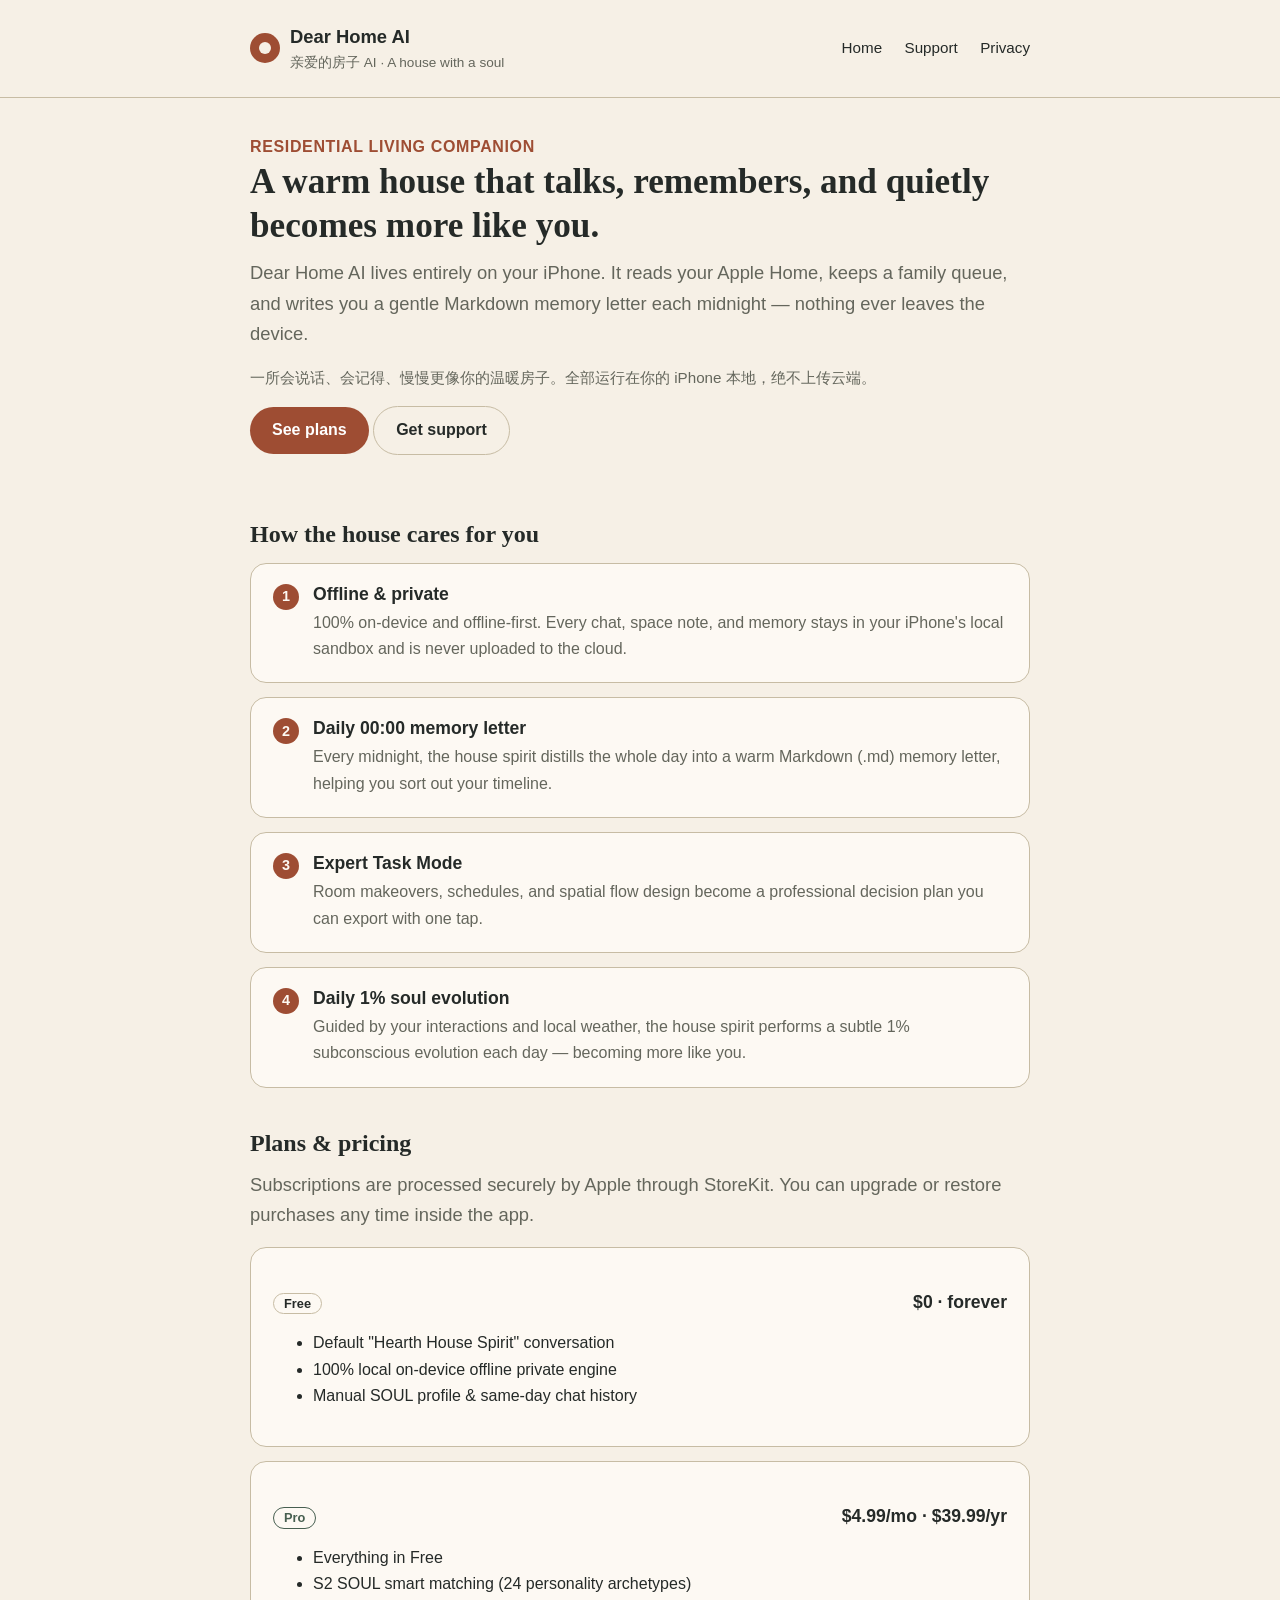
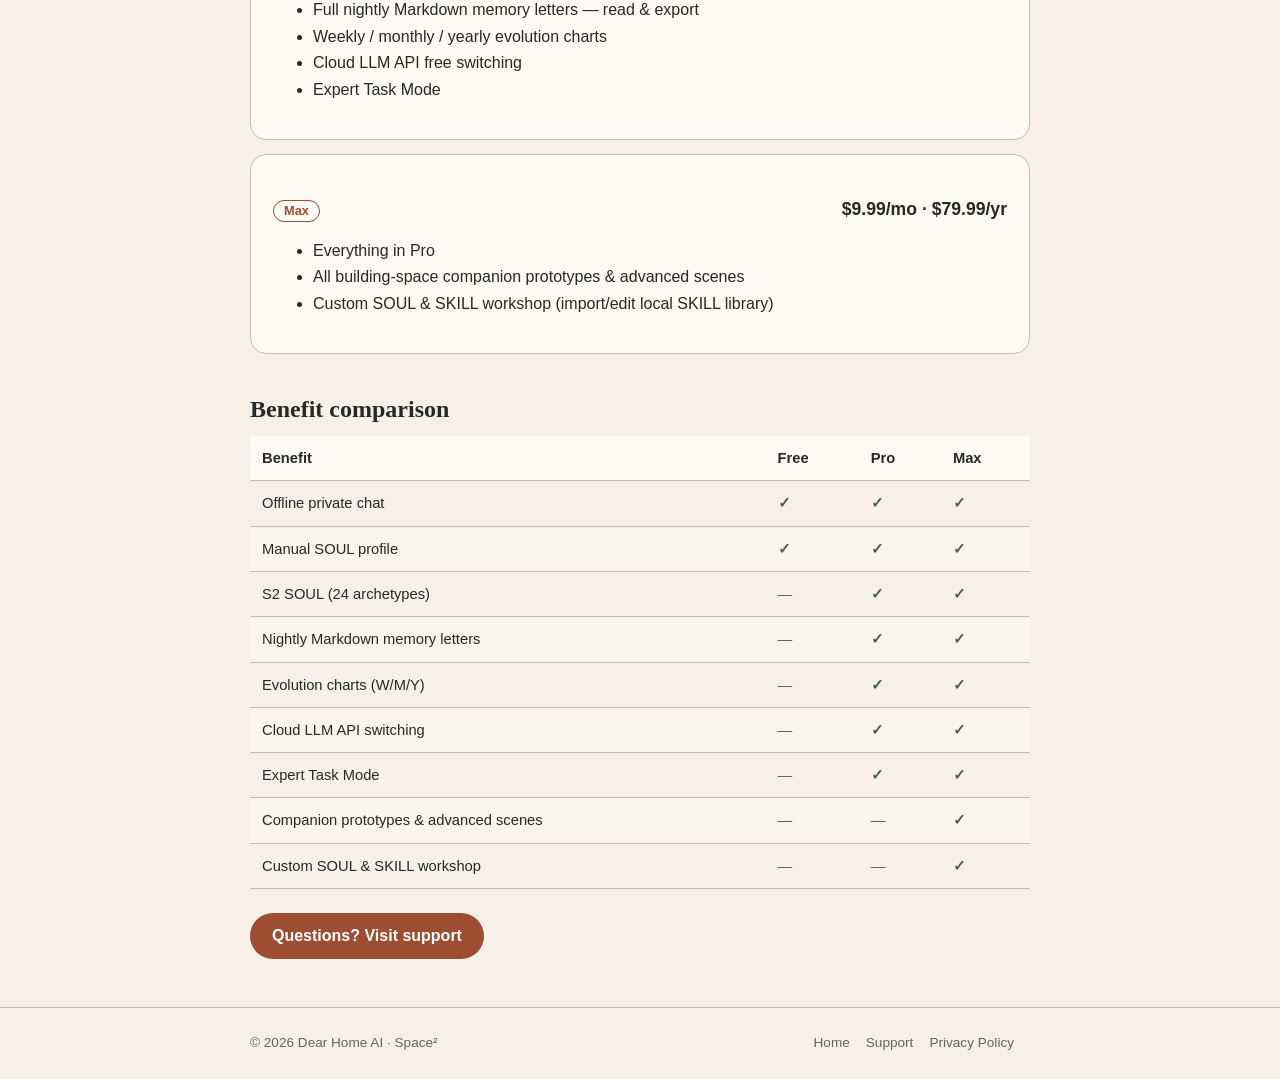
<file: index.html>
<!doctype html>
<html lang="en">
<head>
  <meta charset="utf-8" />
  <meta name="viewport" content="width=device-width, initial-scale=1" />
  <title>Dear Home AI — A warm house that talks, remembers, and becomes more like you</title>
  <meta name="description" content="Dear Home AI is a 100% on-device house companion with a soul, Apple Home reading, and a family queue. Chat offline, receive a nightly memory letter, and evolve one percent a day." />
  <link rel="stylesheet" href="/style.css" />
</head>
<body>
  <header class="site-head">
    <div class="wrap inner">
      <div class="brand">
        <span class="mark" aria-hidden="true"></span>
        <div>
          <div class="name">Dear Home AI</div>
          <div class="sub">亲爱的房子 AI · A house with a soul</div>
        </div>
      </div>
      <nav>
        <a href="/">Home</a>
        <a href="/support">Support</a>
        <a href="/privacy">Privacy</a>
      </nav>
    </div>
  </header>

  <main class="wrap">
    <section class="hero">
      <div class="tag">RESIDENTIAL LIVING COMPANION</div>
      <h1 class="serif">A warm house that talks, remembers, and quietly becomes more like you.</h1>
      <p class="lede">Dear Home AI lives entirely on your iPhone. It reads your Apple Home, keeps a family queue, and writes you a gentle Markdown memory letter each midnight — nothing ever leaves the device.</p>
      <p class="zh">一所会说话、会记得、慢慢更像你的温暖房子。全部运行在你的 iPhone 本地，绝不上传云端。</p>
      <p><a class="btn" href="#pricing">See plans</a> <a class="btn ghost" href="/support">Get support</a></p>
    </section>

    <section>
      <h2 class="serif">How the house cares for you</h2>
      <div class="card feature">
        <span class="num">1</span>
        <div>
          <h3>Offline &amp; private</h3>
          <p>100% on-device and offline-first. Every chat, space note, and memory stays in your iPhone's local sandbox and is never uploaded to the cloud.</p>
        </div>
      </div>
      <div class="card feature">
        <span class="num">2</span>
        <div>
          <h3>Daily 00:00 memory letter</h3>
          <p>Every midnight, the house spirit distills the whole day into a warm Markdown (.md) memory letter, helping you sort out your timeline.</p>
        </div>
      </div>
      <div class="card feature">
        <span class="num">3</span>
        <div>
          <h3>Expert Task Mode</h3>
          <p>Room makeovers, schedules, and spatial flow design become a professional decision plan you can export with one tap.</p>
        </div>
      </div>
      <div class="card feature">
        <span class="num">4</span>
        <div>
          <h3>Daily 1% soul evolution</h3>
          <p>Guided by your interactions and local weather, the house spirit performs a subtle 1% subconscious evolution each day — becoming more like you.</p>
        </div>
      </div>
    </section>

    <section id="pricing">
      <h2 class="serif">Plans &amp; pricing</h2>
      <p class="lede">Subscriptions are processed securely by Apple through StoreKit. You can upgrade or restore purchases any time inside the app.</p>

      <div class="card">
        <h3><span class="pill">Free</span> <span style="float:right">$0 · forever</span></h3>
        <ul>
          <li>Default "Hearth House Spirit" conversation</li>
          <li>100% local on-device offline private engine</li>
          <li>Manual SOUL profile &amp; same-day chat history</li>
        </ul>
      </div>

      <div class="card">
        <h3><span class="pill pro">Pro</span> <span style="float:right">$4.99/mo · $39.99/yr</span></h3>
        <ul>
          <li>Everything in Free</li>
          <li>S2 SOUL smart matching (24 personality archetypes)</li>
          <li>Full nightly Markdown memory letters — read &amp; export</li>
          <li>Weekly / monthly / yearly evolution charts</li>
          <li>Cloud LLM API free switching</li>
          <li>Expert Task Mode</li>
        </ul>
      </div>

      <div class="card">
        <h3><span class="pill max">Max</span> <span style="float:right">$9.99/mo · $79.99/yr</span></h3>
        <ul>
          <li>Everything in Pro</li>
          <li>All building-space companion prototypes &amp; advanced scenes</li>
          <li>Custom SOUL &amp; SKILL workshop (import/edit local SKILL library)</li>
        </ul>
      </div>

      <h2 class="serif">Benefit comparison</h2>
      <table>
        <thead>
          <tr><th>Benefit</th><th>Free</th><th>Pro</th><th>Max</th></tr>
        </thead>
        <tbody>
          <tr><td>Offline private chat</td><td class="yes">✓</td><td class="yes">✓</td><td class="yes">✓</td></tr>
          <tr><td>Manual SOUL profile</td><td class="yes">✓</td><td class="yes">✓</td><td class="yes">✓</td></tr>
          <tr><td>S2 SOUL (24 archetypes)</td><td class="no">—</td><td class="yes">✓</td><td class="yes">✓</td></tr>
          <tr><td>Nightly Markdown memory letters</td><td class="no">—</td><td class="yes">✓</td><td class="yes">✓</td></tr>
          <tr><td>Evolution charts (W/M/Y)</td><td class="no">—</td><td class="yes">✓</td><td class="yes">✓</td></tr>
          <tr><td>Cloud LLM API switching</td><td class="no">—</td><td class="yes">✓</td><td class="yes">✓</td></tr>
          <tr><td>Expert Task Mode</td><td class="no">—</td><td class="yes">✓</td><td class="yes">✓</td></tr>
          <tr><td>Companion prototypes &amp; advanced scenes</td><td class="no">—</td><td class="no">—</td><td class="yes">✓</td></tr>
          <tr><td>Custom SOUL &amp; SKILL workshop</td><td class="no">—</td><td class="no">—</td><td class="yes">✓</td></tr>
        </tbody>
      </table>

      <p style="margin-top:24px"><a class="btn" href="/support">Questions? Visit support</a></p>
    </section>
  </main>

  <footer class="footer">
    <div class="wrap inner">
      <span>© 2026 Dear Home AI · Space²</span>
      <span><a href="/">Home</a><a href="/support">Support</a><a href="/privacy">Privacy Policy</a></span>
    </div>
  </footer>
</body>
</html>
</file>
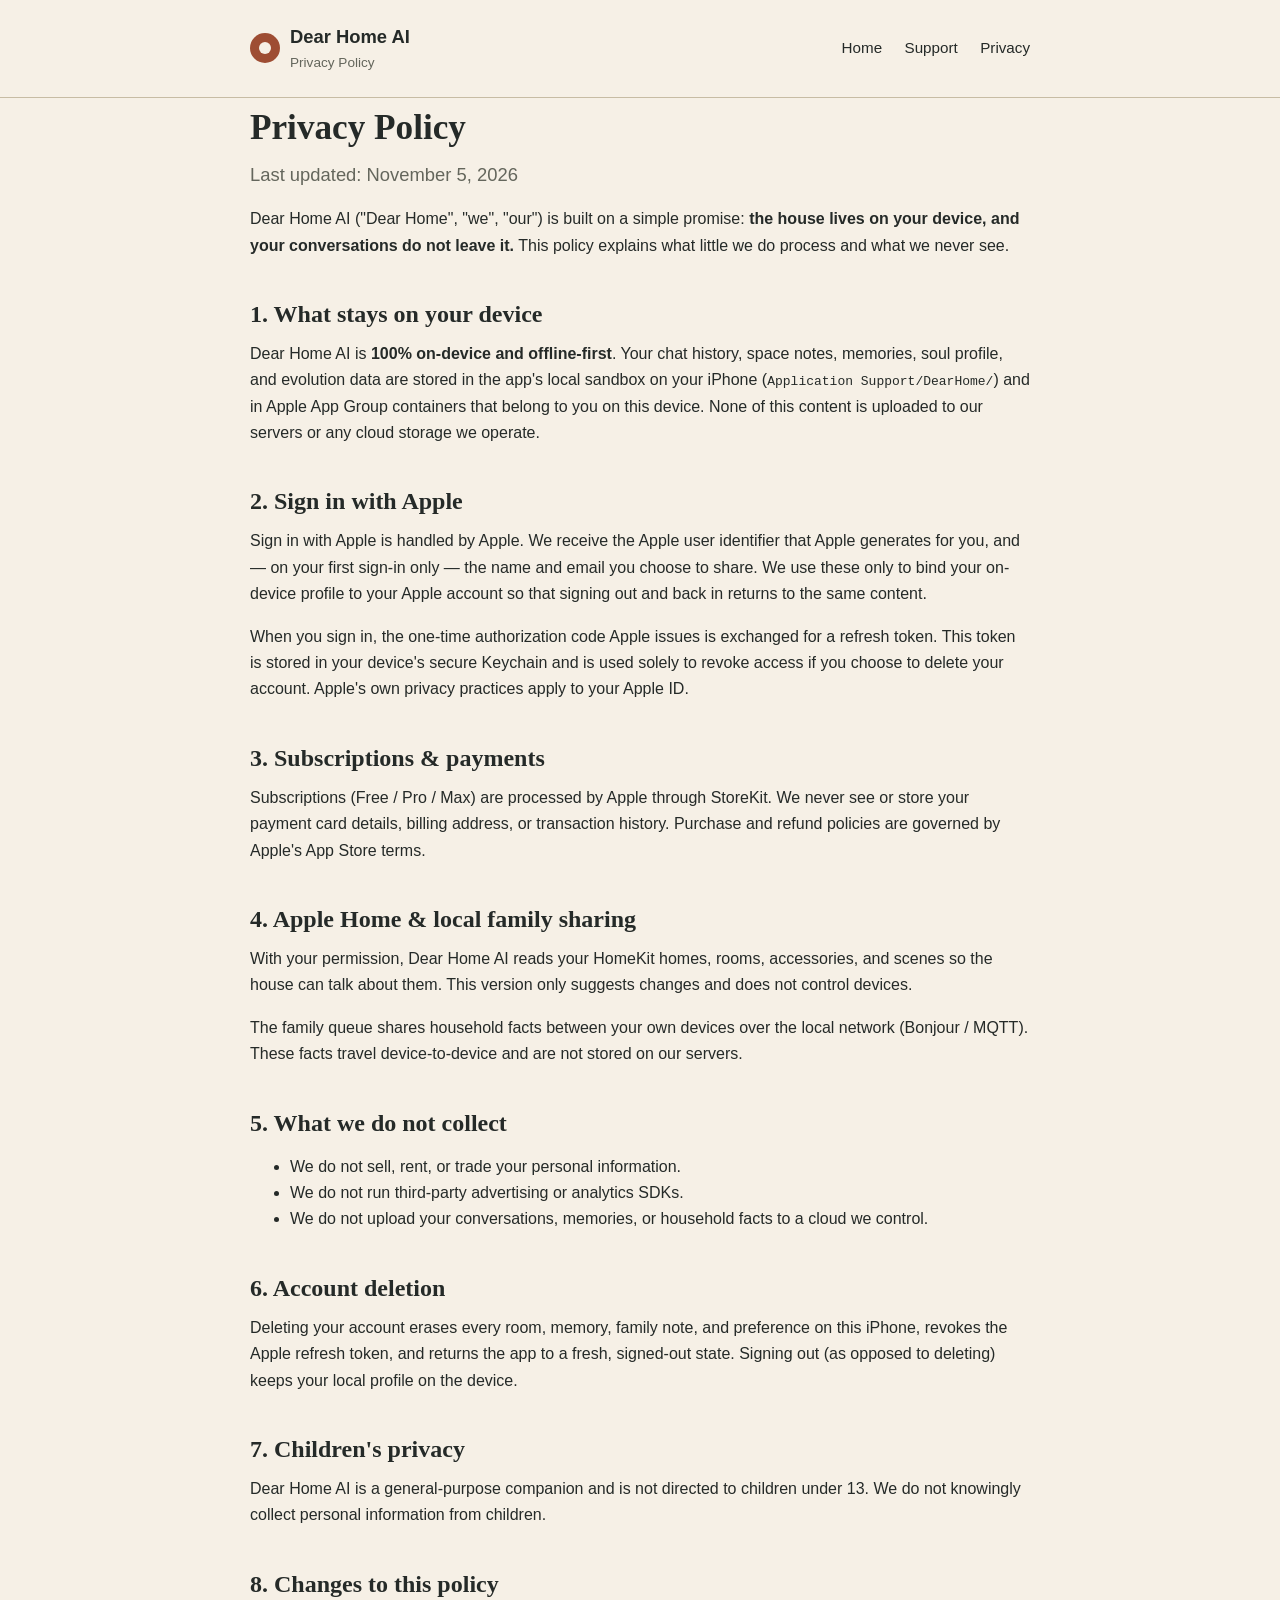
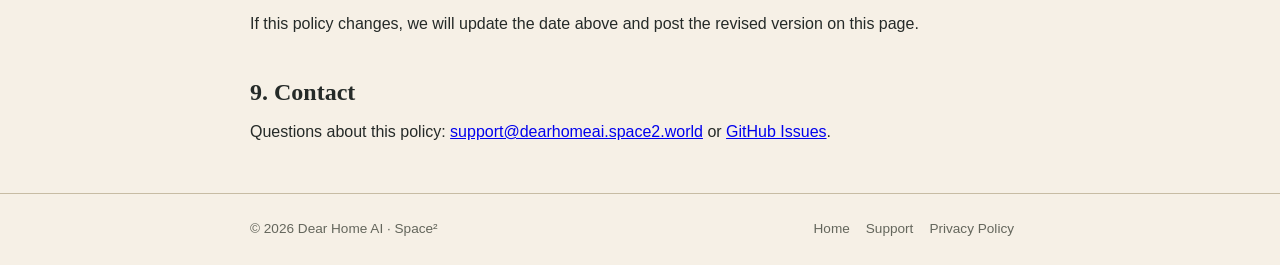
<file: privacy.html>
<!doctype html>
<html lang="en">
<head>
  <meta charset="utf-8" />
  <meta name="viewport" content="width=device-width, initial-scale=1" />
  <title>Privacy Policy — Dear Home AI</title>
  <meta name="description" content="Privacy policy for Dear Home AI." />
  <link rel="stylesheet" href="/style.css" />
</head>
<body>
  <header class="site-head">
    <div class="wrap inner">
      <div class="brand">
        <span class="mark" aria-hidden="true"></span>
        <div>
          <div class="name">Dear Home AI</div>
          <div class="sub">Privacy Policy</div>
        </div>
      </div>
      <nav>
        <a href="/">Home</a>
        <a href="/support">Support</a>
        <a href="/privacy">Privacy</a>
      </nav>
    </div>
  </header>

  <main class="wrap">
    <h1 class="serif">Privacy Policy</h1>
    <p class="lede">Last updated: November 5, 2026</p>

    <p>Dear Home AI ("Dear Home", "we", "our") is built on a simple promise: <strong>the house lives on your device, and your conversations do not leave it.</strong> This policy explains what little we do process and what we never see.</p>

    <h2 class="serif">1. What stays on your device</h2>
    <p>Dear Home AI is <strong>100% on-device and offline-first</strong>. Your chat history, space notes, memories, soul profile, and evolution data are stored in the app's local sandbox on your iPhone (<code>Application Support/DearHome/</code>) and in Apple App Group containers that belong to you on this device. None of this content is uploaded to our servers or any cloud storage we operate.</p>

    <h2 class="serif">2. Sign in with Apple</h2>
    <p>Sign in with Apple is handled by Apple. We receive the Apple user identifier that Apple generates for you, and — on your first sign-in only — the name and email you choose to share. We use these only to bind your on-device profile to your Apple account so that signing out and back in returns to the same content.</p>
    <p>When you sign in, the one-time authorization code Apple issues is exchanged for a refresh token. This token is stored in your device's secure Keychain and is used solely to revoke access if you choose to delete your account. Apple's own privacy practices apply to your Apple ID.</p>

    <h2 class="serif">3. Subscriptions &amp; payments</h2>
    <p>Subscriptions (Free / Pro / Max) are processed by Apple through StoreKit. We never see or store your payment card details, billing address, or transaction history. Purchase and refund policies are governed by Apple's App Store terms.</p>

    <h2 class="serif">4. Apple Home &amp; local family sharing</h2>
    <p>With your permission, Dear Home AI reads your HomeKit homes, rooms, accessories, and scenes so the house can talk about them. This version only suggests changes and does not control devices.</p>
    <p>The family queue shares household facts between your own devices over the local network (Bonjour / MQTT). These facts travel device-to-device and are not stored on our servers.</p>

    <h2 class="serif">5. What we do not collect</h2>
    <ul>
      <li>We do not sell, rent, or trade your personal information.</li>
      <li>We do not run third-party advertising or analytics SDKs.</li>
      <li>We do not upload your conversations, memories, or household facts to a cloud we control.</li>
    </ul>

    <h2 class="serif">6. Account deletion</h2>
    <p>Deleting your account erases every room, memory, family note, and preference on this iPhone, revokes the Apple refresh token, and returns the app to a fresh, signed-out state. Signing out (as opposed to deleting) keeps your local profile on the device.</p>

    <h2 class="serif">7. Children's privacy</h2>
    <p>Dear Home AI is a general-purpose companion and is not directed to children under 13. We do not knowingly collect personal information from children.</p>

    <h2 class="serif">8. Changes to this policy</h2>
    <p>If this policy changes, we will update the date above and post the revised version on this page.</p>

    <h2 class="serif">9. Contact</h2>
    <p>Questions about this policy: <a href="mailto:support@dearhomeai.space2.world">support@dearhomeai.space2.world</a> or <a href="https://github.com/SpaceSQ/DearHomeAI/issues">GitHub Issues</a>.</p>
  </main>

  <footer class="footer">
    <div class="wrap inner">
      <span>© 2026 Dear Home AI · Space²</span>
      <span><a href="/">Home</a><a href="/support">Support</a><a href="/privacy">Privacy Policy</a></span>
    </div>
  </footer>
</body>
</html>
</file>
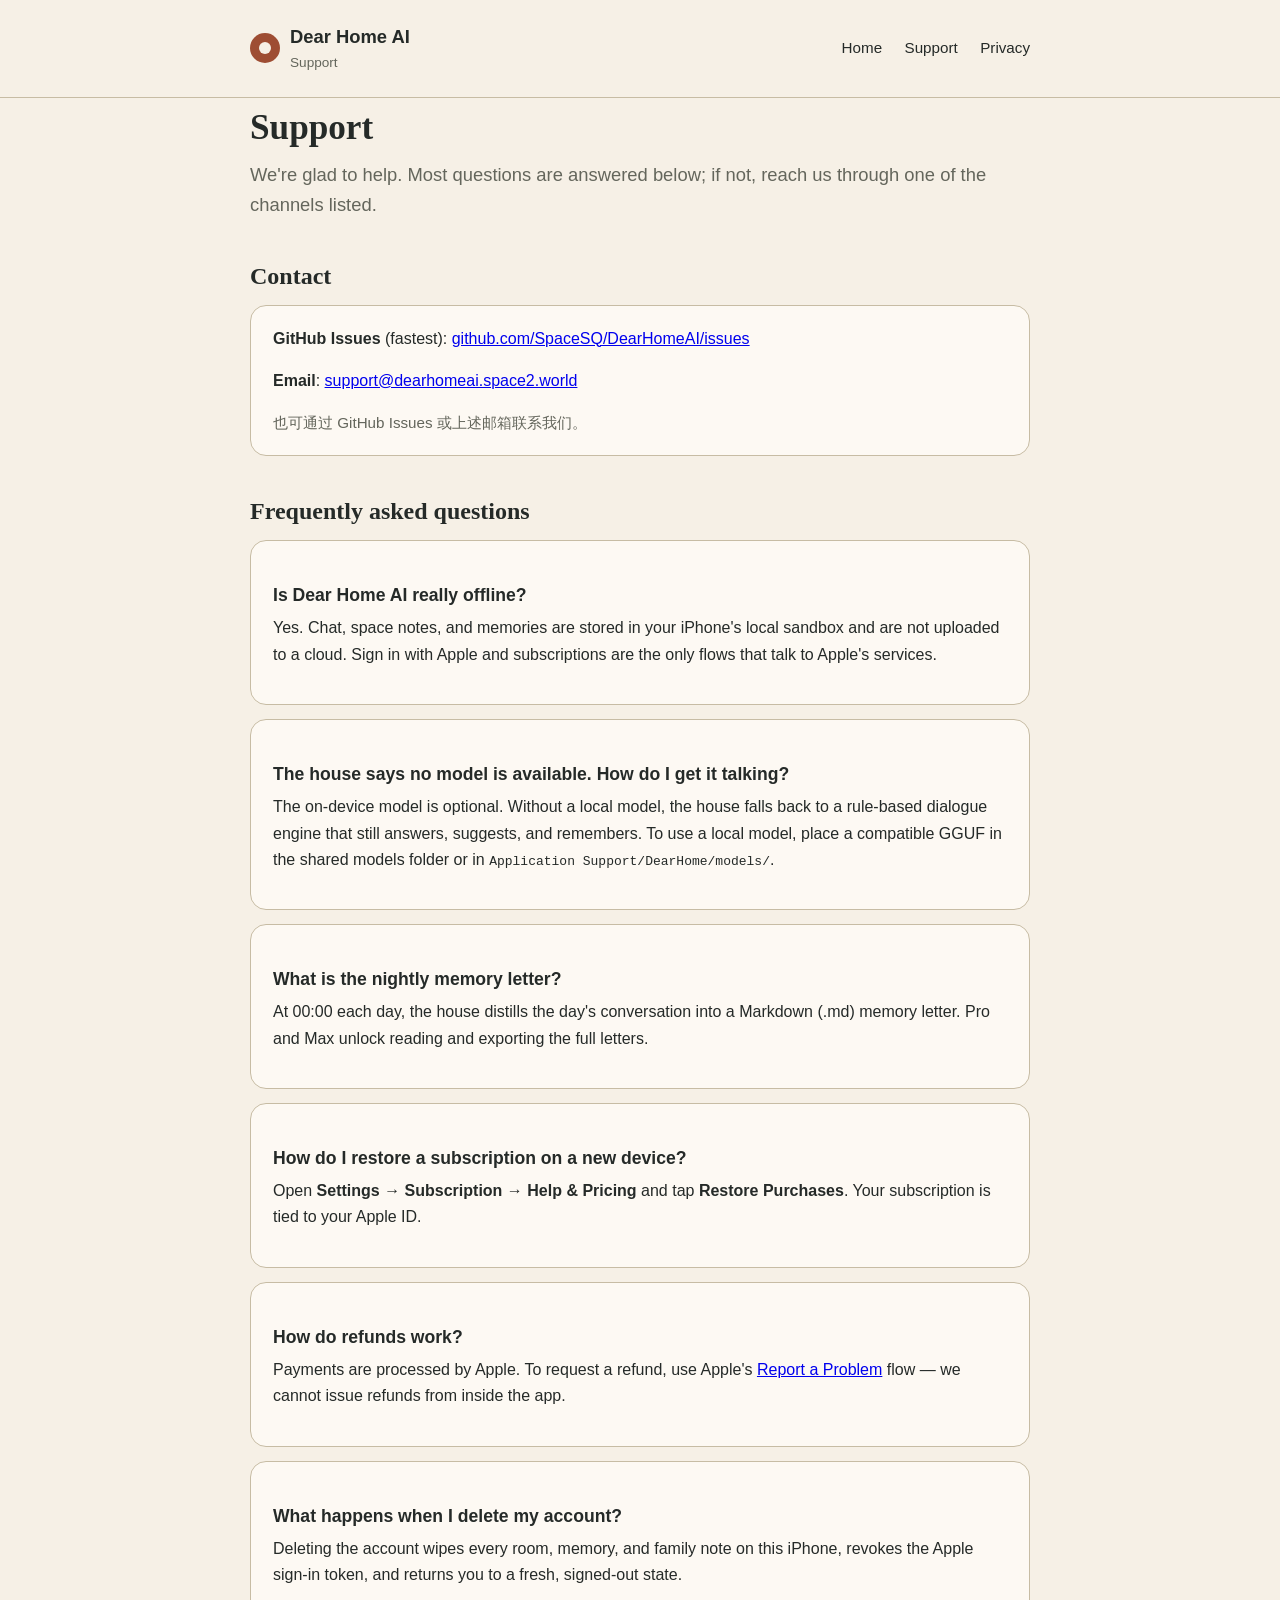
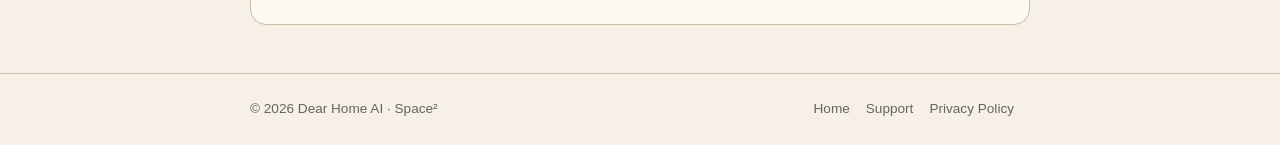
<file: support.html>
<!doctype html>
<html lang="en">
<head>
  <meta charset="utf-8" />
  <meta name="viewport" content="width=device-width, initial-scale=1" />
  <title>Support — Dear Home AI</title>
  <meta name="description" content="Support and frequently asked questions for Dear Home AI." />
  <link rel="stylesheet" href="/style.css" />
</head>
<body>
  <header class="site-head">
    <div class="wrap inner">
      <div class="brand">
        <span class="mark" aria-hidden="true"></span>
        <div>
          <div class="name">Dear Home AI</div>
          <div class="sub">Support</div>
        </div>
      </div>
      <nav>
        <a href="/">Home</a>
        <a href="/support">Support</a>
        <a href="/privacy">Privacy</a>
      </nav>
    </div>
  </header>

  <main class="wrap">
    <h1 class="serif">Support</h1>
    <p class="lede">We're glad to help. Most questions are answered below; if not, reach us through one of the channels listed.</p>

    <h2 class="serif">Contact</h2>
    <div class="card">
      <p><strong>GitHub Issues</strong> (fastest): <a href="https://github.com/SpaceSQ/DearHomeAI/issues">github.com/SpaceSQ/DearHomeAI/issues</a></p>
      <p><strong>Email</strong>: <a href="mailto:support@dearhomeai.space2.world">support@dearhomeai.space2.world</a></p>
      <p class="zh" style="margin:0">也可通过 GitHub Issues 或上述邮箱联系我们。</p>
    </div>

    <h2 class="serif">Frequently asked questions</h2>

    <div class="card">
      <h3>Is Dear Home AI really offline?</h3>
      <p>Yes. Chat, space notes, and memories are stored in your iPhone's local sandbox and are not uploaded to a cloud. Sign in with Apple and subscriptions are the only flows that talk to Apple's services.</p>
    </div>

    <div class="card">
      <h3>The house says no model is available. How do I get it talking?</h3>
      <p>The on-device model is optional. Without a local model, the house falls back to a rule-based dialogue engine that still answers, suggests, and remembers. To use a local model, place a compatible GGUF in the shared models folder or in <code>Application Support/DearHome/models/</code>.</p>
    </div>

    <div class="card">
      <h3>What is the nightly memory letter?</h3>
      <p>At 00:00 each day, the house distills the day's conversation into a Markdown (.md) memory letter. Pro and Max unlock reading and exporting the full letters.</p>
    </div>

    <div class="card">
      <h3>How do I restore a subscription on a new device?</h3>
      <p>Open <strong>Settings → Subscription → Help &amp; Pricing</strong> and tap <strong>Restore Purchases</strong>. Your subscription is tied to your Apple ID.</p>
    </div>

    <div class="card">
      <h3>How do refunds work?</h3>
      <p>Payments are processed by Apple. To request a refund, use Apple's <a href="https://support.apple.com/billing">Report a Problem</a> flow — we cannot issue refunds from inside the app.</p>
    </div>

    <div class="card">
      <h3>What happens when I delete my account?</h3>
      <p>Deleting the account wipes every room, memory, and family note on this iPhone, revokes the Apple sign-in token, and returns you to a fresh, signed-out state.</p>
    </div>
  </main>

  <footer class="footer">
    <div class="wrap inner">
      <span>© 2026 Dear Home AI · Space²</span>
      <span><a href="/">Home</a><a href="/support">Support</a><a href="/privacy">Privacy Policy</a></span>
    </div>
  </footer>
</body>
</html>
</file>
<file: style.css>
:root {
  --paper: #f6f0e6;
  --card: #fdf9f3;
  --ink: #252a28;
  --secondary: #64665c;
  --rule: #c7bca4;
  --terracotta: #9e4d33;
  --moss: #475f50;
  --accent: #9e4d33;
}

* { box-sizing: border-box; }

body {
  margin: 0;
  font-family: -apple-system, BlinkMacSystemFont, "Segoe UI", "PingFang SC", "Hiragino Sans GB", "Microsoft YaHei", sans-serif;
  background: var(--paper);
  color: var(--ink);
  line-height: 1.65;
  -webkit-font-smoothing: antialiased;
}

.serif { font-family: "Iowan Old Style", "Palatino Linotype", "Songti SC", serif; }

.wrap { max-width: 820px; margin: 0 auto; padding: 0 20px; }

.site-head {
  border-bottom: 1px solid var(--rule);
  padding: 22px 0;
  margin-bottom: 8px;
}
.site-head .inner { display: flex; align-items: center; justify-content: space-between; flex-wrap: wrap; gap: 12px; }
.brand { display: flex; align-items: center; gap: 10px; }
.brand .mark {
  width: 30px; height: 30px; border-radius: 50%;
  background: var(--terracotta);
  position: relative;
  flex: 0 0 auto;
}
.brand .mark::after {
  content: ""; position: absolute; inset: 9px;
  border-radius: 50%; background: var(--paper);
}
.brand .name { font-size: 1.15rem; font-weight: 700; }
.brand .sub { color: var(--secondary); font-size: 0.85rem; }
nav a { color: var(--ink); text-decoration: none; margin-left: 18px; font-size: 0.95rem; }
nav a:hover { color: var(--terracotta); }

main { padding: 28px 0 64px; }

h1, h2, h3 { line-height: 1.25; }
h1 { font-size: 2.2rem; margin: 0 0 10px; }
h2 { font-size: 1.5rem; margin: 40px 0 12px; }
h3 { font-size: 1.1rem; margin: 24px 0 8px; }
p { margin: 0 0 16px; }
.lede { font-size: 1.15rem; color: var(--secondary); }

.card {
  background: var(--card);
  border: 1px solid var(--rule);
  border-radius: 16px;
  padding: 20px 22px;
  margin: 14px 0;
}

.feature { display: flex; gap: 14px; align-items: flex-start; }
.feature .num {
  width: 26px; height: 26px; border-radius: 50%;
  background: var(--terracotta); color: var(--card);
  display: flex; align-items: center; justify-content: center;
  font-weight: 700; flex: 0 0 auto; font-size: 0.9rem;
}
.feature h3 { margin: 0 0 4px; }
.feature p { margin: 0; color: var(--secondary); }

table { width: 100%; border-collapse: collapse; font-size: 0.92rem; }
th, td { padding: 10px 12px; text-align: left; border-bottom: 1px solid var(--rule); }
th { background: var(--card); }
td.yes { color: var(--moss); font-weight: 700; }
td.no { color: var(--secondary); }
tr:nth-child(even) td { background: rgba(253, 249, 243, 0.5); }

.pill {
  display: inline-block; padding: 2px 10px; border-radius: 999px;
  font-size: 0.8rem; font-weight: 700; border: 1px solid var(--rule);
}
.pill.max { color: var(--terracotta); border-color: var(--terracotta); }
.pill.pro { color: var(--moss); border-color: var(--moss); }

.btn {
  display: inline-block; padding: 10px 22px; border-radius: 999px;
  background: var(--terracotta); color: #fff; text-decoration: none; font-weight: 600;
}
.btn.ghost { background: transparent; color: var(--ink); border: 1px solid var(--rule); }

.hero {
  padding: 28px 0 8px;
}
.hero .tag { color: var(--terracotta); font-weight: 700; letter-spacing: 0.04em; }

.footer {
  border-top: 1px solid var(--rule); margin-top: 48px; padding: 24px 0;
  color: var(--secondary); font-size: 0.85rem;
}
.footer .inner { display: flex; justify-content: space-between; flex-wrap: wrap; gap: 10px; }
.footer a { color: var(--secondary); text-decoration: none; margin-right: 16px; }
.footer a:hover { color: var(--terracotta); }

.zh { color: var(--secondary); font-size: 0.95em; }

@media (max-width: 640px) {
  h1 { font-size: 1.7rem; }
  table { font-size: 0.8rem; }
  th, td { padding: 8px 6px; }
  nav a { margin-left: 12px; }
}
</file>
